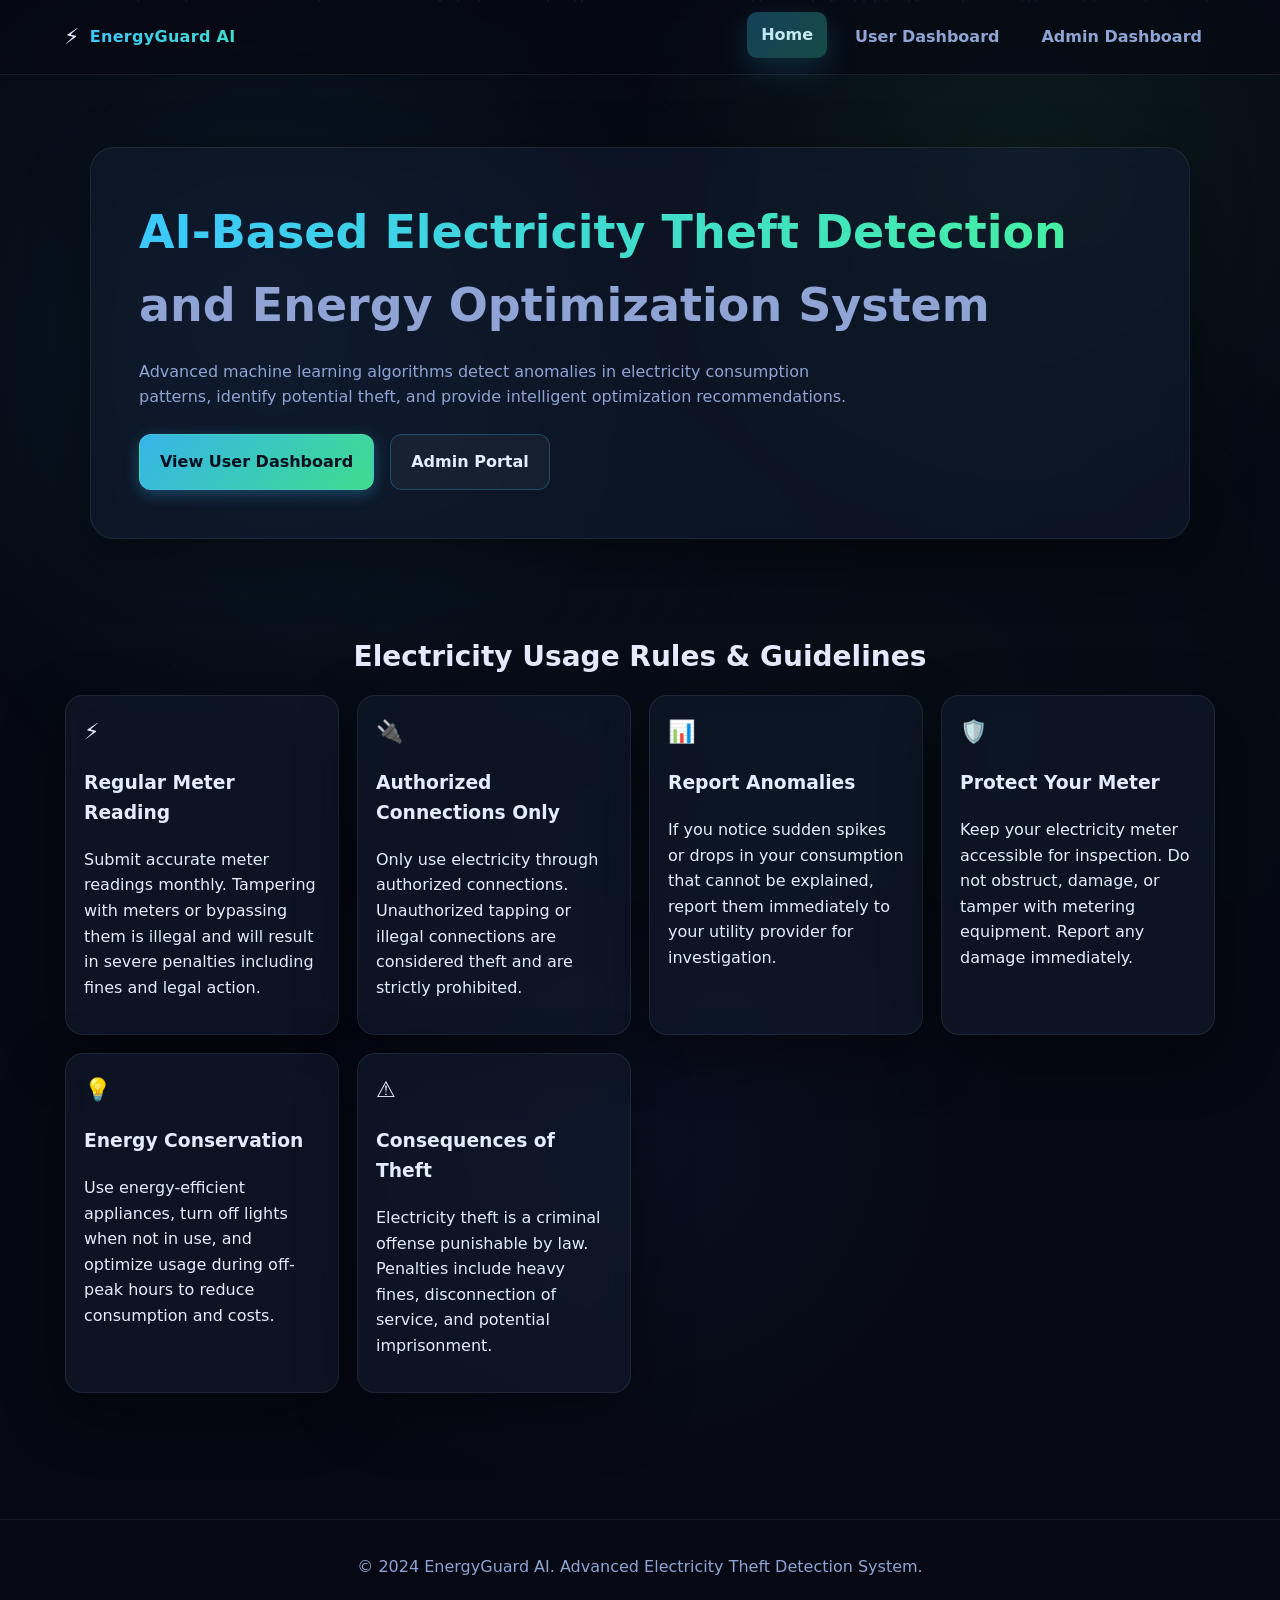
<file: index.html>
<!DOCTYPE html>
<html lang="en">
<head>
    <meta charset="UTF-8">
    <meta name="viewport" content="width=device-width, initial-scale=1.0">
    <title>AI Electricity Theft Detection System</title>
    <link rel="stylesheet" href="styles.css">
</head>
<body>
    <div class="animated-background"></div>
    <div class="particles"></div>
    
    <nav class="navbar">
        <div class="nav-container">
            <div class="logo">
                <span class="logo-icon">⚡</span>
                <span class="logo-text">EnergyGuard AI</span>
            </div>
            <div class="nav-links">
                <a href="index.html" class="nav-link active">Home</a>
                <a href="user-dashboard.html" class="nav-link">User Dashboard</a>
                <a href="admin-dashboard.html" class="nav-link">Admin Dashboard</a>
            </div>
        </div>
    </nav>

    <main class="landing-main">
        <section class="hero-section">
            <div class="hero-content">
                <h1 class="hero-title">
                    <span class="gradient-text">AI-Based Electricity Theft Detection</span>
                    <span class="hero-subtitle">and Energy Optimization System</span>
                </h1>
                <p class="hero-description">
                    Advanced machine learning algorithms detect anomalies in electricity consumption patterns,
                    identify potential theft, and provide intelligent optimization recommendations.
                </p>
                <div class="hero-buttons">
                    <a href="user-dashboard.html" class="btn btn-primary">
                        <span>View User Dashboard</span>
                        <span class="btn-glow"></span>
                    </a>
                    <a href="admin-dashboard.html" class="btn btn-secondary">
                        <span>Admin Portal</span>
                        <span class="btn-glow"></span>
                    </a>
                </div>
            </div>
        </section>

        <section class="features-section">
            <h2 class="section-title">Electricity Usage Rules & Guidelines</h2>
            <div class="features-grid">
                <div class="feature-card">
                    <div class="feature-icon">⚡</div>
                    <h3>Regular Meter Reading</h3>
                    <p>Submit accurate meter readings monthly. Tampering with meters or bypassing them is illegal and will result in severe penalties including fines and legal action.</p>
                </div>
                <div class="feature-card">
                    <div class="feature-icon">🔌</div>
                    <h3>Authorized Connections Only</h3>
                    <p>Only use electricity through authorized connections. Unauthorized tapping or illegal connections are considered theft and are strictly prohibited.</p>
                </div>
                <div class="feature-card">
                    <div class="feature-icon">📊</div>
                    <h3>Report Anomalies</h3>
                    <p>If you notice sudden spikes or drops in your consumption that cannot be explained, report them immediately to your utility provider for investigation.</p>
                </div>
                <div class="feature-card">
                    <div class="feature-icon">🛡️</div>
                    <h3>Protect Your Meter</h3>
                    <p>Keep your electricity meter accessible for inspection. Do not obstruct, damage, or tamper with metering equipment. Report any damage immediately.</p>
                </div>
                <div class="feature-card">
                    <div class="feature-icon">💡</div>
                    <h3>Energy Conservation</h3>
                    <p>Use energy-efficient appliances, turn off lights when not in use, and optimize usage during off-peak hours to reduce consumption and costs.</p>
                </div>
                <div class="feature-card">
                    <div class="feature-icon">⚠️</div>
                    <h3>Consequences of Theft</h3>
                    <p>Electricity theft is a criminal offense punishable by law. Penalties include heavy fines, disconnection of service, and potential imprisonment.</p>
                </div>
            </div>
        </section>
    </main>

    <footer class="footer">
        <p>&copy; 2024 EnergyGuard AI. Advanced Electricity Theft Detection System.</p>
    </footer>

    <script src="main.js"></script>
</body>
</html>
</file>
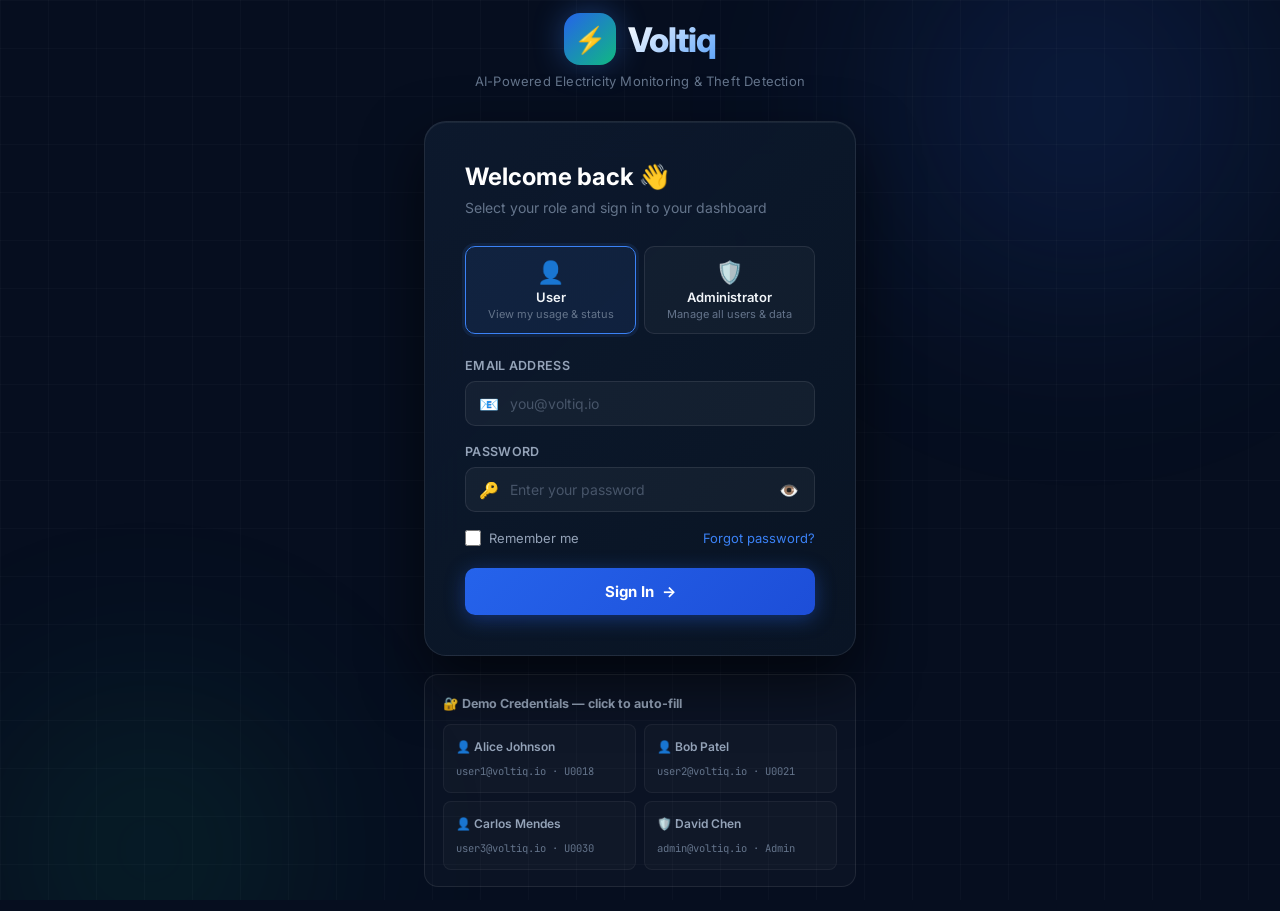
<file: voltiq/frontend/login.html>
<!DOCTYPE html>
<html lang="en">
<head>
<meta charset="UTF-8">
<meta name="viewport" content="width=device-width, initial-scale=1.0">
<title>Voltiq — Sign In</title>
<link href="https://fonts.googleapis.com/css2?family=Inter:wght@300;400;500;600;700;800&family=JetBrains+Mono:wght@400;500;600&display=swap" rel="stylesheet">
<style>
*,*::before,*::after{box-sizing:border-box;margin:0;padding:0}
:root{
  --bg:#060e1f;--card:#0d1a2e;--card2:#0a1525;
  --border:rgba(255,255,255,0.09);--border2:rgba(255,255,255,0.05);
  --blue:#3b82f6;--blue2:#2563eb;--blue3:#60a5fa;
  --green:#10b981;--green2:#34d399;--red:#ef4444;--amber:#f59e0b;
  --t1:#f1f5f9;--t2:#94a3b8;--t3:#64748b;--t4:#475569;
  --r:14px;--r2:10px;--shadow:0 25px 60px rgba(0,0,0,0.6);
  --tr:all 0.2s cubic-bezier(.4,0,.2,1);
}
html,body{height:100%}
body{font-family:'Inter',sans-serif;background:var(--bg);color:var(--t1);min-height:100vh;display:flex;align-items:center;justify-content:center;overflow-x:hidden;-webkit-font-smoothing:antialiased}

/* Background */
.bg{position:fixed;inset:0;z-index:0;overflow:hidden}
.bg-orb{position:absolute;border-radius:50%;filter:blur(80px);animation:float 10s ease-in-out infinite}
.bg-orb1{width:600px;height:600px;top:-200px;right:-100px;background:radial-gradient(circle,rgba(37,99,235,.18),transparent 70%);animation-delay:0s}
.bg-orb2{width:500px;height:500px;bottom:-200px;left:-100px;background:radial-gradient(circle,rgba(16,185,129,.12),transparent 70%);animation-delay:-5s}
.bg-grid{position:fixed;inset:0;background-image:linear-gradient(rgba(255,255,255,.025) 1px,transparent 1px),linear-gradient(90deg,rgba(255,255,255,.025) 1px,transparent 1px);background-size:48px 48px;z-index:0}
@keyframes float{0%,100%{transform:translate(0,0) scale(1)}50%{transform:translate(20px,-20px) scale(1.05)}}

/* Layout */
.wrap{position:relative;z-index:1;width:100%;max-width:480px;padding:24px}
.logo{text-align:center;margin-bottom:32px}
.logo-row{display:inline-flex;align-items:center;gap:12px;margin-bottom:8px}
.logo-icon{width:52px;height:52px;background:linear-gradient(135deg,var(--blue2),var(--green));border-radius:16px;display:flex;align-items:center;justify-content:center;font-size:26px;box-shadow:0 0 30px rgba(59,130,246,.4),0 8px 20px rgba(0,0,0,.3)}
.logo-name{font-size:34px;font-weight:800;letter-spacing:-1px;background:linear-gradient(135deg,#fff,var(--blue3));-webkit-background-clip:text;-webkit-text-fill-color:transparent;background-clip:text}
.logo-sub{font-size:13px;color:var(--t3);font-weight:400;letter-spacing:.2px}

/* Card */
.card{background:linear-gradient(135deg,rgba(13,26,46,.95),rgba(10,21,37,.9));border:1px solid var(--border);border-radius:22px;padding:40px;backdrop-filter:blur(20px);box-shadow:var(--shadow),inset 0 1px 0 rgba(255,255,255,.06);animation:slideUp .5s ease forwards}
@keyframes slideUp{from{opacity:0;transform:translateY(24px)}to{opacity:1;transform:translateY(0)}}
.card h2{font-size:24px;font-weight:700;color:#fff;margin-bottom:6px}
.card-sub{font-size:14px;color:var(--t3);margin-bottom:28px;line-height:1.5}

/* Role tabs */
.role-tabs{display:grid;grid-template-columns:1fr 1fr;gap:8px;margin-bottom:24px}
.role-tab{padding:12px 16px;border-radius:10px;border:1.5px solid var(--border);background:rgba(255,255,255,.03);cursor:pointer;text-align:center;transition:var(--tr)}
.role-tab:hover{border-color:rgba(255,255,255,.15);background:rgba(255,255,255,.05)}
.role-tab.active{border-color:var(--blue);background:rgba(59,130,246,.1);box-shadow:0 0 0 3px rgba(59,130,246,.1)}
.role-tab-icon{font-size:22px;margin-bottom:4px}
.role-tab-label{font-size:13px;font-weight:600;color:var(--t1)}
.role-tab-desc{font-size:11px;color:var(--t3);margin-top:2px}

/* Form */
.fgroup{margin-bottom:18px}
.fgroup label{display:block;font-size:12.5px;font-weight:600;color:var(--t2);margin-bottom:8px;letter-spacing:.3px;text-transform:uppercase}
.finput{position:relative}
.finput input{width:100%;padding:13px 16px 13px 44px;background:rgba(255,255,255,.04);border:1.5px solid var(--border);border-radius:var(--r2);font-size:14px;color:var(--t1);font-family:'Inter',sans-serif;transition:var(--tr);outline:none}
.finput input:focus{border-color:var(--blue);background:rgba(59,130,246,.07);box-shadow:0 0 0 4px rgba(59,130,246,.12)}
.finput input::placeholder{color:var(--t4)}
.ico{position:absolute;left:14px;top:50%;transform:translateY(-50%);font-size:16px;pointer-events:none;transition:var(--tr);color:var(--t4)}
.finput:focus-within .ico{color:var(--blue)}
.eye-btn{position:absolute;right:12px;top:50%;transform:translateY(-50%);background:none;border:none;color:var(--t4);cursor:pointer;font-size:16px;padding:4px;border-radius:6px;transition:var(--tr)}
.eye-btn:hover{color:var(--blue)}

/* Checkbox row */
.cr{display:flex;align-items:center;justify-content:space-between;margin-bottom:22px}
.clabel{display:flex;align-items:center;gap:8px;font-size:13px;color:var(--t2);cursor:pointer}
.clabel input[type=checkbox]{width:16px;height:16px;accent-color:var(--blue);cursor:pointer}
.flink{font-size:13px;color:var(--blue);transition:var(--tr);cursor:pointer}
.flink:hover{color:var(--blue3)}

/* Button */
.btn{display:flex;align-items:center;justify-content:center;gap:8px;width:100%;padding:14px;border:none;border-radius:var(--r2);font-size:15px;font-weight:700;font-family:'Inter',sans-serif;cursor:pointer;transition:var(--tr)}
.btn-primary{background:linear-gradient(135deg,var(--blue2),#1d4ed8);color:#fff;box-shadow:0 4px 20px rgba(37,99,235,.4)}
.btn-primary:hover{transform:translateY(-2px);box-shadow:0 8px 30px rgba(37,99,235,.55)}
.btn-primary:active{transform:translateY(0)}
.btn:disabled{opacity:.6;cursor:not-allowed;transform:none!important}
.spinner{width:18px;height:18px;border:2.5px solid rgba(255,255,255,.3);border-top-color:#fff;border-radius:50%;animation:spin .7s linear infinite;flex-shrink:0}
@keyframes spin{to{transform:rotate(360deg)}}

/* Messages */
.msg{margin-top:14px;padding:12px 16px;border-radius:10px;font-size:13px;display:none;align-items:flex-start;gap:10px;line-height:1.5}
.msg.show{display:flex}
.msg-err{background:rgba(239,68,68,.1);border:1px solid rgba(239,68,68,.3);color:#fca5a5}
.msg-ok{background:rgba(16,185,129,.1);border:1px solid rgba(16,185,129,.3);color:var(--green2)}

/* Demo box */
.demo-box{margin-top:18px;padding:16px 18px;background:rgba(255,255,255,.025);border:1px solid var(--border);border-radius:14px;font-size:12px;color:var(--t3);line-height:2}
.demo-box strong{color:var(--t2);display:block;margin-bottom:4px;font-size:12.5px}
.demo-grid{display:grid;grid-template-columns:1fr 1fr;gap:8px;margin-top:8px}
.demo-user{padding:10px 12px;background:rgba(255,255,255,.025);border:1px solid var(--border2);border-radius:8px;cursor:pointer;transition:var(--tr)}
.demo-user:hover{border-color:var(--blue);background:rgba(59,130,246,.08)}
.demo-user-name{font-size:12px;font-weight:600;color:var(--t2);margin-bottom:2px}
.demo-user-cred{font-family:'JetBrains Mono',monospace;font-size:10.5px;color:var(--t3)}
code{background:rgba(59,130,246,.15);color:var(--blue3);padding:2px 8px;border-radius:5px;font-family:'JetBrains Mono',monospace;font-size:10.5px}
::-webkit-scrollbar{width:6px}::-webkit-scrollbar-track{background:var(--bg)}::-webkit-scrollbar-thumb{background:#1e3a5f;border-radius:3px}
</style>
</head>
<body>
<div class="bg">
  <div class="bg-orb bg-orb1"></div>
  <div class="bg-orb bg-orb2"></div>
</div>
<div class="bg-grid"></div>

<div class="wrap">
  <div class="logo">
    <div class="logo-row">
      <div class="logo-icon">⚡</div>
      <span class="logo-name">Voltiq</span>
    </div>
    <div class="logo-sub">AI-Powered Electricity Monitoring & Theft Detection</div>
  </div>

  <div class="card">
    <h2>Welcome back 👋</h2>
    <p class="card-sub">Select your role and sign in to your dashboard</p>

    <!-- Role Selector Tabs -->
    <div class="role-tabs">
      <div class="role-tab active" id="tab-user" onclick="selectRole('user')">
        <div class="role-tab-icon">👤</div>
        <div class="role-tab-label">User</div>
        <div class="role-tab-desc">View my usage &amp; status</div>
      </div>
      <div class="role-tab" id="tab-admin" onclick="selectRole('admin')">
        <div class="role-tab-icon">🛡️</div>
        <div class="role-tab-label">Administrator</div>
        <div class="role-tab-desc">Manage all users &amp; data</div>
      </div>
    </div>

    <form id="form" onsubmit="doLogin(event)">
      <div class="fgroup">
        <label>Email Address</label>
        <div class="finput">
          <input type="email" id="email" placeholder="you@voltiq.io" required autocomplete="email">
          <span class="ico">📧</span>
        </div>
      </div>
      <div class="fgroup">
        <label>Password</label>
        <div class="finput">
          <input type="password" id="pwd" placeholder="Enter your password" required autocomplete="current-password">
          <span class="ico">🔑</span>
          <button type="button" class="eye-btn" id="eyeBtn" onclick="toggleEye()">👁️</button>
        </div>
      </div>
      <div class="cr">
        <label class="clabel"><input type="checkbox" id="rem"> Remember me</label>
        <span class="flink">Forgot password?</span>
      </div>
      <button type="submit" class="btn btn-primary" id="loginBtn">
        <span id="btnText">Sign In</span>
        <span>→</span>
      </button>
    </form>

    <div class="msg msg-err" id="errMsg">
      <span>⚠️</span>
      <span id="errTxt">Invalid credentials. Please try again.</span>
    </div>
    <div class="msg msg-ok" id="okMsg">
      <span>✅</span>
      <span>Login successful! Redirecting...</span>
    </div>
  </div>

  <!-- Demo credentials -->
  <div class="demo-box">
    <strong>🔐 Demo Credentials — click to auto-fill</strong>
    <div class="demo-grid">
      <div class="demo-user" onclick="fillCreds('user1@voltiq.io','user123','user')">
        <div class="demo-user-name">👤 Alice Johnson</div>
        <div class="demo-user-cred">user1@voltiq.io · U0018</div>
      </div>
      <div class="demo-user" onclick="fillCreds('user2@voltiq.io','user123','user')">
        <div class="demo-user-name">👤 Bob Patel</div>
        <div class="demo-user-cred">user2@voltiq.io · U0021</div>
      </div>
      <div class="demo-user" onclick="fillCreds('user3@voltiq.io','user123','user')">
        <div class="demo-user-name">👤 Carlos Mendes</div>
        <div class="demo-user-cred">user3@voltiq.io · U0030</div>
      </div>
      <div class="demo-user" onclick="fillCreds('admin@voltiq.io','admin123','admin')">
        <div class="demo-user-name">🛡️ David Chen</div>
        <div class="demo-user-cred">admin@voltiq.io · Admin</div>
      </div>
    </div>
  </div>
</div>

<script>
const API = 'http://localhost:8000';
let selectedRole = 'user';

function selectRole(r) {
  selectedRole = r;
  document.getElementById('tab-user').classList.toggle('active', r === 'user');
  document.getElementById('tab-admin').classList.toggle('active', r === 'admin');
}

function fillCreds(email, pwd, role) {
  document.getElementById('email').value = email;
  document.getElementById('pwd').value = pwd;
  selectRole(role);
}

function toggleEye() {
  const i = document.getElementById('pwd'), b = document.getElementById('eyeBtn');
  i.type = i.type === 'password' ? 'text' : 'password';
  b.textContent = i.type === 'password' ? '👁️' : '🙈';
}

async function doLogin(e) {
  e.preventDefault();
  const btn = document.getElementById('loginBtn');
  const errEl = document.getElementById('errMsg');
  const okEl  = document.getElementById('okMsg');
  errEl.classList.remove('show'); okEl.classList.remove('show');
  const email = document.getElementById('email').value.trim();
  const pwd   = document.getElementById('pwd').value;

  btn.innerHTML = '<span class="spinner"></span><span>Signing in...</span>';
  btn.disabled = true;

  try {
    const res = await fetch(`${API}/api/auth/login`, {
      method: 'POST',
      headers: {'Content-Type':'application/json'},
      body: JSON.stringify({email, password: pwd, role: selectedRole})
    });

    if (res.ok) {
      const data = await res.json();
      sessionStorage.setItem('vUser', JSON.stringify(data));
      okEl.classList.add('show');
      setTimeout(() => {
        window.location.href = data.role === 'admin' ? 'admin-dashboard.html' : 'user-dashboard.html';
      }, 700);
    } else {
      throw new Error('Invalid credentials');
    }
  } catch (err) {
    // Fallback offline mode
    const db = {
      'user1@voltiq.io':{'password':'user123','role':'user','name':'Alice Johnson','user_id':'U0018'},
      'user2@voltiq.io':{'password':'user123','role':'user','name':'Bob Patel','user_id':'U0021'},
      'user3@voltiq.io':{'password':'user123','role':'user','name':'Carlos Mendes','user_id':'U0030'},
      'admin@voltiq.io':{'password':'admin123','role':'admin','name':'David Chen','user_id':null},
    };
    const u = db[email];
    if (u && u.password === pwd && u.role === selectedRole) {
      sessionStorage.setItem('vUser', JSON.stringify({name:u.name,email,role:u.role,user_id:u.user_id}));
      okEl.classList.add('show');
      setTimeout(() => {
        window.location.href = u.role === 'admin' ? 'admin-dashboard.html' : 'user-dashboard.html';
      }, 700);
    } else {
      document.getElementById('errTxt').textContent = 'Invalid email or password for selected role.';
      errEl.classList.add('show');
      btn.innerHTML = '<span id="btnText">Sign In</span><span>→</span>';
      btn.disabled = false;
    }
  }
}

// Auto-redirect if already logged in
try {
  const u = JSON.parse(sessionStorage.getItem('vUser'));
  if (u) window.location.href = u.role === 'admin' ? 'admin-dashboard.html' : 'user-dashboard.html';
} catch(e) {}
</script>
</body>
</html>
</file>
<file: styles.css>
/* Dark futuristic theme with glassmorphism and neon accents */
:root {
  --bg: #060913;
  --card: rgba(18, 28, 48, 0.6);
  --card-strong: rgba(22, 36, 66, 0.9);
  --border: rgba(255, 255, 255, 0.08);
  --text: #e5ecff;
  --muted: #8fa4d4;
  --primary: #3bc7ff;
  --secondary: #45f39a;
  --danger: #ff5f6d;
  --warning: #f7b955;
  --shadow: 0 20px 60px rgba(0, 0, 0, 0.45);
  --blur: blur(14px);
}

*,
*::before,
*::after {
  box-sizing: border-box;
}

body {
  margin: 0;
  font-family: "Inter", "Segoe UI", system-ui, -apple-system, sans-serif;
  background: radial-gradient(circle at 20% 20%, rgba(59, 199, 255, 0.08), transparent 25%),
    radial-gradient(circle at 80% 10%, rgba(69, 243, 154, 0.08), transparent 22%),
    radial-gradient(circle at 50% 70%, rgba(69, 117, 255, 0.06), transparent 30%),
    var(--bg);
  color: var(--text);
  min-height: 100vh;
  line-height: 1.6;
  overflow-x: hidden;
}

a {
  color: inherit;
  text-decoration: none;
}

.animated-background {
  position: fixed;
  inset: 0;
  background: radial-gradient(circle, rgba(255, 255, 255, 0.04) 1px, transparent 1px);
  background-size: 70px 70px;
  animation: drift 18s linear infinite;
  opacity: 0.35;
  z-index: 0;
  pointer-events: none;
}

.animated-background::before {
  content: '';
  position: absolute;
  inset: 0;
  background: radial-gradient(circle at 30% 50%, rgba(59, 199, 255, 0.1) 0%, transparent 50%),
              radial-gradient(circle at 70% 80%, rgba(69, 243, 154, 0.08) 0%, transparent 50%);
  animation: pulse-glow 4s ease-in-out infinite;
}

@keyframes drift {
  from {
    transform: translate3d(0, 0, 0);
  }
  to {
    transform: translate3d(-80px, -120px, 0);
  }
}

@keyframes pulse-glow {
  0%, 100% {
    opacity: 0.5;
    transform: scale(1);
  }
  50% {
    opacity: 0.8;
    transform: scale(1.1);
  }
}

@keyframes float {
  0%, 100% {
    transform: translateY(0px);
  }
  50% {
    transform: translateY(-10px);
  }
}

@keyframes shimmer {
  0% {
    background-position: -1000px 0;
  }
  100% {
    background-position: 1000px 0;
  }
}

@keyframes slideInUp {
  from {
    opacity: 0;
    transform: translateY(20px);
  }
  to {
    opacity: 1;
    transform: translateY(0);
  }
}

@keyframes scaleIn {
  from {
    opacity: 0;
    transform: scale(0.9);
  }
  to {
    opacity: 1;
    transform: scale(1);
  }
}

@keyframes glow-pulse {
  0%, 100% {
    box-shadow: 0 0 20px rgba(59, 199, 255, 0.3);
  }
  50% {
    box-shadow: 0 0 40px rgba(59, 199, 255, 0.6);
  }
}

.navbar {
  position: sticky;
  top: 0;
  z-index: 10;
  backdrop-filter: blur(12px);
  background: rgba(6, 9, 19, 0.7);
  border-bottom: 1px solid var(--border);
}

.nav-container {
  max-width: 1200px;
  margin: 0 auto;
  padding: 14px 24px;
  display: flex;
  align-items: center;
  justify-content: space-between;
}

.logo {
  display: flex;
  align-items: center;
  gap: 10px;
  font-weight: 700;
  letter-spacing: 0.3px;
}

.logo-icon {
  font-size: 22px;
  animation: float 3s ease-in-out infinite;
  display: inline-block;
}

.logo-text {
  color: var(--primary);
  background: linear-gradient(120deg, var(--primary), var(--secondary));
  -webkit-background-clip: text;
  background-clip: text;
  color: transparent;
  background-size: 200% auto;
  animation: shimmer 3s linear infinite;
}

.nav-links {
  display: flex;
  gap: 14px;
  font-weight: 600;
}

.nav-link {
  padding: 10px 14px;
  border-radius: 10px;
  transition: all 0.3s cubic-bezier(0.4, 0, 0.2, 1);
  color: var(--muted);
  position: relative;
  overflow: hidden;
}

.nav-link::before {
  content: '';
  position: absolute;
  inset: 0;
  background: linear-gradient(135deg, rgba(59, 199, 255, 0.2), rgba(69, 243, 154, 0.2));
  opacity: 0;
  transition: opacity 0.3s ease;
}

.nav-link:hover::before,
.nav-link.active::before {
  opacity: 1;
}

.nav-link:hover,
.nav-link.active {
  color: var(--text);
  background: rgba(59, 199, 255, 0.12);
  box-shadow: 0 10px 30px rgba(59, 199, 255, 0.18);
  transform: translateY(-2px);
}

.landing-main,
.dashboard-main {
  position: relative;
  z-index: 1;
  padding: 32px 18px 60px;
}

.hero-section {
  max-width: 1100px;
  margin: 40px auto 50px;
  background: var(--card);
  border: 1px solid var(--border);
  border-radius: 24px;
  padding: 48px;
  box-shadow: var(--shadow);
  backdrop-filter: var(--blur);
}

.hero-title {
  font-size: clamp(32px, 4vw, 46px);
  margin: 0 0 12px;
}

.gradient-text {
  display: block;
  background: linear-gradient(120deg, var(--primary), var(--secondary));
  -webkit-background-clip: text;
  color: transparent;
}

.hero-subtitle {
  color: var(--muted);
  font-weight: 600;
  display: block;
}

.hero-description {
  color: var(--muted);
  max-width: 720px;
  margin: 16px 0 24px;
}

.hero-buttons {
  display: flex;
  gap: 16px;
  flex-wrap: wrap;
}

.btn {
  position: relative;
  padding: 14px 20px;
  border-radius: 12px;
  font-weight: 700;
  overflow: hidden;
  border: 1px solid var(--border);
  color: var(--text);
  background: rgba(255, 255, 255, 0.04);
  cursor: pointer;
  transition: all 0.3s cubic-bezier(0.4, 0, 0.2, 1);
  animation: scaleIn 0.5s ease-out;
}

.btn-primary {
  background: linear-gradient(135deg, rgba(59, 199, 255, 0.9), rgba(69, 243, 154, 0.9));
  color: #041020;
  box-shadow: 0 4px 15px rgba(59, 199, 255, 0.3);
}

.btn-secondary {
  border: 1px solid rgba(59, 199, 255, 0.25);
}

.btn:hover {
  transform: translateY(-3px) scale(1.05);
  box-shadow: 0 15px 40px rgba(59, 199, 255, 0.4);
}

.btn:active {
  transform: translateY(-1px) scale(1.02);
}

.btn-glow {
  position: absolute;
  inset: 0;
  opacity: 0;
  background: radial-gradient(circle at 20% 20%, rgba(255, 255, 255, 0.4), transparent 35%),
    radial-gradient(circle at 80% 30%, rgba(255, 255, 255, 0.3), transparent 25%);
  transition: opacity 0.3s ease;
  animation: shimmer 2s infinite;
}

.btn:hover .btn-glow {
  opacity: 1;
}

.section-title {
  text-align: center;
  font-size: 28px;
  margin: 20px 0 10px;
}

.features-section,
.tech-section,
.how-it-works-section {
  max-width: 1150px;
  margin: 0 auto;
  padding: 26px 0;
}

.features-grid {
  display: grid;
  grid-template-columns: repeat(auto-fit, minmax(220px, 1fr));
  gap: 18px;
  margin-top: 16px;
}

.feature-card {
  background: var(--card);
  border: 1px solid var(--border);
  border-radius: 18px;
  padding: 18px;
  box-shadow: var(--shadow);
  backdrop-filter: var(--blur);
  transition: all 0.3s cubic-bezier(0.4, 0, 0.2, 1);
  animation: slideInUp 0.6s ease-out;
  animation-fill-mode: both;
  position: relative;
  overflow: hidden;
}

.feature-card:nth-child(1) { animation-delay: 0.1s; }
.feature-card:nth-child(2) { animation-delay: 0.2s; }
.feature-card:nth-child(3) { animation-delay: 0.3s; }
.feature-card:nth-child(4) { animation-delay: 0.4s; }
.feature-card:nth-child(5) { animation-delay: 0.5s; }
.feature-card:nth-child(6) { animation-delay: 0.6s; }

.feature-card::after {
  content: '';
  position: absolute;
  top: -50%;
  left: -50%;
  width: 200%;
  height: 200%;
  background: radial-gradient(circle, rgba(59, 199, 255, 0.1) 0%, transparent 70%);
  opacity: 0;
  transition: opacity 0.3s ease;
}

.feature-card:hover::after {
  opacity: 1;
}

.feature-card:hover {
  transform: translateY(-6px) scale(1.02);
  border-color: rgba(59, 199, 255, 0.5);
  box-shadow: 0 20px 60px rgba(59, 199, 255, 0.25);
}

.feature-icon {
  font-size: 22px;
  margin-bottom: 10px;
}

.tech-grid {
  display: grid;
  grid-template-columns: repeat(auto-fit, minmax(140px, 1fr));
  gap: 12px;
  margin-top: 14px;
}

.tech-item {
  text-align: center;
  padding: 12px;
  background: var(--card-strong);
  border: 1px solid var(--border);
  border-radius: 12px;
  box-shadow: var(--shadow);
}

.steps-container {
  display: grid;
  grid-template-columns: repeat(auto-fit, minmax(170px, 1fr));
  gap: 14px;
  margin-top: 16px;
}

.step-item {
  background: var(--card);
  border: 1px solid var(--border);
  border-radius: 16px;
  padding: 14px;
  box-shadow: var(--shadow);
}

.step-number {
  width: 34px;
  height: 34px;
  border-radius: 10px;
  background: linear-gradient(135deg, var(--primary), var(--secondary));
  display: grid;
  place-items: center;
  color: #041020;
  font-weight: 800;
  margin-bottom: 10px;
}

.footer {
  text-align: center;
  padding: 18px 0 30px;
  color: var(--muted);
  border-top: 1px solid var(--border);
  margin-top: 40px;
}

/* Dashboard shared */
.dashboard-container {
  max-width: 1200px;
  margin: 0 auto;
}

.dashboard-header h1 {
  margin: 0;
}

.dashboard-subtitle {
  color: var(--muted);
  margin-top: 6px;
}

.glass-card {
  background: var(--card);
  border: 1px solid var(--border);
  border-radius: 18px;
  padding: 18px;
  box-shadow: var(--shadow);
  backdrop-filter: var(--blur);
  transition: all 0.3s cubic-bezier(0.4, 0, 0.2, 1);
  position: relative;
  overflow: hidden;
  animation: slideInUp 0.6s ease-out;
}

.glass-card::before {
  content: '';
  position: absolute;
  top: 0;
  left: -100%;
  width: 100%;
  height: 100%;
  background: linear-gradient(90deg, transparent, rgba(255, 255, 255, 0.1), transparent);
  transition: left 0.5s ease;
}

.glass-card:hover::before {
  left: 100%;
}

.glass-card:hover {
  transform: translateY(-4px);
  border-color: rgba(59, 199, 255, 0.4);
  box-shadow: 0 20px 60px rgba(59, 199, 255, 0.2), 0 0 40px rgba(59, 199, 255, 0.1);
}

.upload-section {
  margin: 20px 0;
}

.upload-area {
  border: 1.5px dashed rgba(59, 199, 255, 0.35);
  border-radius: 14px;
  padding: 22px;
  text-align: center;
  background: rgba(59, 199, 255, 0.05);
  cursor: pointer;
  transition: all 0.3s cubic-bezier(0.4, 0, 0.2, 1);
  position: relative;
  overflow: hidden;
}

.upload-area::before {
  content: '';
  position: absolute;
  inset: 0;
  background: linear-gradient(45deg, transparent 30%, rgba(59, 199, 255, 0.1) 50%, transparent 70%);
  background-size: 200% 200%;
  animation: shimmer 3s linear infinite;
  opacity: 0;
  transition: opacity 0.3s ease;
}

.upload-area:hover::before {
  opacity: 1;
}

.upload-area.dragover {
  border-color: var(--secondary);
  transform: scale(1.02);
  background: rgba(69, 243, 154, 0.1);
  box-shadow: 0 0 30px rgba(69, 243, 154, 0.3);
  animation: glow-pulse 1s ease-in-out infinite;
}

.upload-icon {
  font-size: 30px;
}

.upload-hint {
  color: var(--muted);
  font-size: 14px;
}

.upload-status {
  margin-top: 10px;
  color: var(--secondary);
  font-weight: 600;
}

.hidden {
  display: none !important;
}

.stats-grid {
  display: grid;
  grid-template-columns: repeat(auto-fit, minmax(210px, 1fr));
  gap: 12px;
}

.stat-card {
  display: flex;
  gap: 14px;
  align-items: center;
  transition: all 0.3s ease;
  animation: scaleIn 0.5s ease-out;
  animation-fill-mode: both;
}

.stat-card:nth-child(1) { animation-delay: 0.1s; }
.stat-card:nth-child(2) { animation-delay: 0.2s; }
.stat-card:nth-child(3) { animation-delay: 0.3s; }
.stat-card:nth-child(4) { animation-delay: 0.4s; }

.stat-card:hover {
  transform: scale(1.05);
}

.stat-icon {
  font-size: 24px;
  animation: float 2s ease-in-out infinite;
  filter: drop-shadow(0 0 8px rgba(59, 199, 255, 0.5));
}

.stat-label {
  color: var(--muted);
  font-size: 14px;
}

.stat-value {
  font-size: 24px;
  font-weight: 700;
  background: linear-gradient(120deg, var(--primary), var(--secondary));
  -webkit-background-clip: text;
  background-clip: text;
  color: transparent;
  transition: all 0.3s ease;
}

.stat-card:hover .stat-value {
  transform: scale(1.1);
}

.stat-unit {
  color: var(--muted);
  font-size: 13px;
}

.risk-status {
  padding: 4px 10px;
  border-radius: 8px;
  display: inline-block;
  font-size: 13px;
  transition: all 0.3s ease;
  animation: scaleIn 0.4s ease-out;
}

.risk-normal {
  background: rgba(69, 243, 154, 0.18);
  color: #9ff5c9;
  box-shadow: 0 0 20px rgba(69, 243, 154, 0.3);
  animation: glow-pulse 2s ease-in-out infinite;
}

.risk-suspicious {
  background: rgba(247, 185, 85, 0.2);
  color: #ffd79b;
  box-shadow: 0 0 20px rgba(247, 185, 85, 0.3);
  animation: glow-pulse 1.5s ease-in-out infinite;
}

.risk-high {
  background: rgba(255, 95, 109, 0.2);
  color: #ff9aa6;
  box-shadow: 0 0 25px rgba(255, 95, 109, 0.5);
  animation: glow-pulse 1s ease-in-out infinite;
}

.charts-section,
.admin-charts-section {
  display: grid;
  grid-template-columns: repeat(auto-fit, minmax(320px, 1fr));
  gap: 14px;
  margin: 18px 0;
}

.chart-container {
  min-height: 320px;
}

.section-heading {
  margin: 0 0 12px;
}

.explainable-content,
.tips-container,
.notifications-container {
  display: flex;
  flex-direction: column;
  gap: 12px;
}

.explanation-card,
.tip-item,
.notification-item {
  padding: 12px;
  border-radius: 12px;
  border: 1px solid var(--border);
  background: rgba(255, 255, 255, 0.03);
}

.tip-icon,
.notification-icon {
  margin-right: 8px;
}

.explanation-placeholder,
.notification-placeholder,
.table-placeholder {
  color: var(--muted);
  text-align: center;
}

.alert-banner {
  border-radius: 14px;
  border: 1px solid rgba(255, 95, 109, 0.35);
  background: rgba(255, 95, 109, 0.12);
  padding: 12px;
  margin: 8px auto 14px;
  max-width: 1200px;
  box-shadow: 0 12px 32px rgba(255, 95, 109, 0.18);
  animation: slideInUp 0.5s ease-out, glow-pulse 2s ease-in-out infinite;
  position: relative;
  overflow: hidden;
}

.alert-banner::before {
  content: '';
  position: absolute;
  top: 0;
  left: -100%;
  width: 100%;
  height: 100%;
  background: linear-gradient(90deg, transparent, rgba(255, 255, 255, 0.2), transparent);
  animation: shimmer 3s infinite;
}

.alert-content {
  display: flex;
  align-items: center;
  gap: 10px;
}

.alert-icon {
  font-size: 20px;
}

.alert-text strong {
  display: block;
}

.alert-close {
  margin-left: auto;
  background: none;
  border: none;
  color: var(--text);
  font-size: 18px;
  cursor: pointer;
}

.optimization-section .tip-item {
  display: flex;
  gap: 10px;
}

.table-container {
  overflow-x: auto;
}

.users-table {
  width: 100%;
  border-collapse: collapse;
  min-width: 720px;
}

.users-table th,
.users-table td {
  padding: 10px 12px;
  text-align: left;
  border-bottom: 1px solid var(--border);
}

.users-table th {
  color: var(--muted);
  font-weight: 600;
}

.users-table tr {
  transition: all 0.3s ease;
  animation: slideInUp 0.5s ease-out;
  animation-fill-mode: both;
}

.users-table tr:nth-child(1) { animation-delay: 0.1s; }
.users-table tr:nth-child(2) { animation-delay: 0.2s; }
.users-table tr:nth-child(3) { animation-delay: 0.3s; }
.users-table tr:nth-child(4) { animation-delay: 0.4s; }
.users-table tr:nth-child(5) { animation-delay: 0.5s; }

.users-table tr:hover {
  background: rgba(59, 199, 255, 0.1);
  transform: translateX(5px);
  box-shadow: -5px 0 15px rgba(59, 199, 255, 0.2);
}

.badge {
  padding: 4px 10px;
  border-radius: 10px;
  font-weight: 700;
  font-size: 12px;
}

.badge-normal {
  background: rgba(69, 243, 154, 0.18);
  color: #9ff5c9;
}

.badge-suspicious {
  background: rgba(247, 185, 85, 0.22);
  color: #ffd79b;
}

.badge-high {
  background: rgba(255, 95, 109, 0.22);
  color: #ffb4bb;
}

.admin-stats-grid {
  display: grid;
  grid-template-columns: repeat(auto-fit, minmax(220px, 1fr));
  gap: 12px;
  margin: 14px 0;
}

.admin-stat-card {
  display: flex;
  gap: 12px;
  align-items: center;
}

.admin-stat-label {
  color: var(--muted);
  font-size: 14px;
}

.admin-stat-value {
  font-size: 22px;
  font-weight: 800;
}

.notifications-container .notification-item {
  display: flex;
  align-items: flex-start;
}

.notification-time {
  color: var(--muted);
  font-size: 12px;
}

/* Particle effects */
.particles {
  position: fixed;
  inset: 0;
  z-index: 0;
  pointer-events: none;
  overflow: hidden;
}

.particle {
  position: absolute;
  width: 2px;
  height: 2px;
  background: var(--primary);
  border-radius: 50%;
  opacity: 0.6;
  animation: float-particle 15s infinite linear;
}

@keyframes float-particle {
  0% {
    transform: translateY(100vh) translateX(0) rotate(0deg);
    opacity: 0;
  }
  10% {
    opacity: 0.6;
  }
  90% {
    opacity: 0.6;
  }
  100% {
    transform: translateY(-100px) translateX(100px) rotate(360deg);
    opacity: 0;
  }
}

/* Chart container enhancements */
.chart-container {
  position: relative;
}

.chart-container::after {
  content: '';
  position: absolute;
  top: 0;
  left: 0;
  right: 0;
  bottom: 0;
  background: radial-gradient(circle at center, rgba(59, 199, 255, 0.05) 0%, transparent 70%);
  pointer-events: none;
  opacity: 0;
  transition: opacity 0.3s ease;
}

.chart-container:hover::after {
  opacity: 1;
}

/* Badge animations */
.badge {
  transition: all 0.3s ease;
  position: relative;
  overflow: hidden;
}

.badge::before {
  content: '';
  position: absolute;
  top: -50%;
  left: -50%;
  width: 200%;
  height: 200%;
  background: radial-gradient(circle, rgba(255, 255, 255, 0.3) 0%, transparent 70%);
  opacity: 0;
  transition: opacity 0.3s ease;
}

.badge:hover::before {
  opacity: 1;
  animation: shimmer 1s infinite;
}

.badge:hover {
  transform: scale(1.1);
  box-shadow: 0 0 15px currentColor;
}

/* Explanation card animations */
.explanation-card {
  transition: all 0.3s ease;
  position: relative;
}

.explanation-card::before {
  content: '';
  position: absolute;
  left: 0;
  top: 0;
  bottom: 0;
  width: 3px;
  background: linear-gradient(180deg, var(--primary), var(--secondary));
  opacity: 0;
  transition: opacity 0.3s ease;
}

.explanation-card:hover::before {
  opacity: 1;
}

.explanation-card:hover {
  transform: translateX(5px);
  background: rgba(59, 199, 255, 0.08);
}

/* Tip item animations */
.tip-item {
  transition: all 0.3s ease;
}

.tip-item:hover {
  transform: translateX(5px);
  background: rgba(69, 243, 154, 0.08);
}

.tip-icon {
  animation: float 2s ease-in-out infinite;
  filter: drop-shadow(0 0 5px rgba(69, 243, 154, 0.5));
}

/* Notification item animations */
.notification-item {
  transition: all 0.3s ease;
  position: relative;
}

.notification-item::before {
  content: '';
  position: absolute;
  left: 0;
  top: 0;
  bottom: 0;
  width: 3px;
  background: var(--warning);
  opacity: 0;
  transition: opacity 0.3s ease;
}

.notification-item:hover::before {
  opacity: 1;
}

.notification-item:hover {
  transform: translateX(5px);
  background: rgba(247, 185, 85, 0.1);
}

/* Loading spinner */
.loading-spinner {
  display: inline-block;
  width: 20px;
  height: 20px;
  border: 3px solid rgba(59, 199, 255, 0.3);
  border-top-color: var(--primary);
  border-radius: 50%;
  animation: spin 1s linear infinite;
}

@keyframes spin {
  to {
    transform: rotate(360deg);
  }
}

/* Responsive tweaks */
@media (max-width: 900px) {
  .nav-container {
    flex-direction: column;
    gap: 10px;
  }
  .hero-section {
    padding: 32px;
  }
}

@media (max-width: 640px) {
  .nav-links {
    width: 100%;
    justify-content: center;
  }
  .btn {
    width: 100%;
    text-align: center;
  }
  .chart-container {
    min-height: 260px;
  }
  .users-table {
    min-width: 100%;
  }
}
</file>
